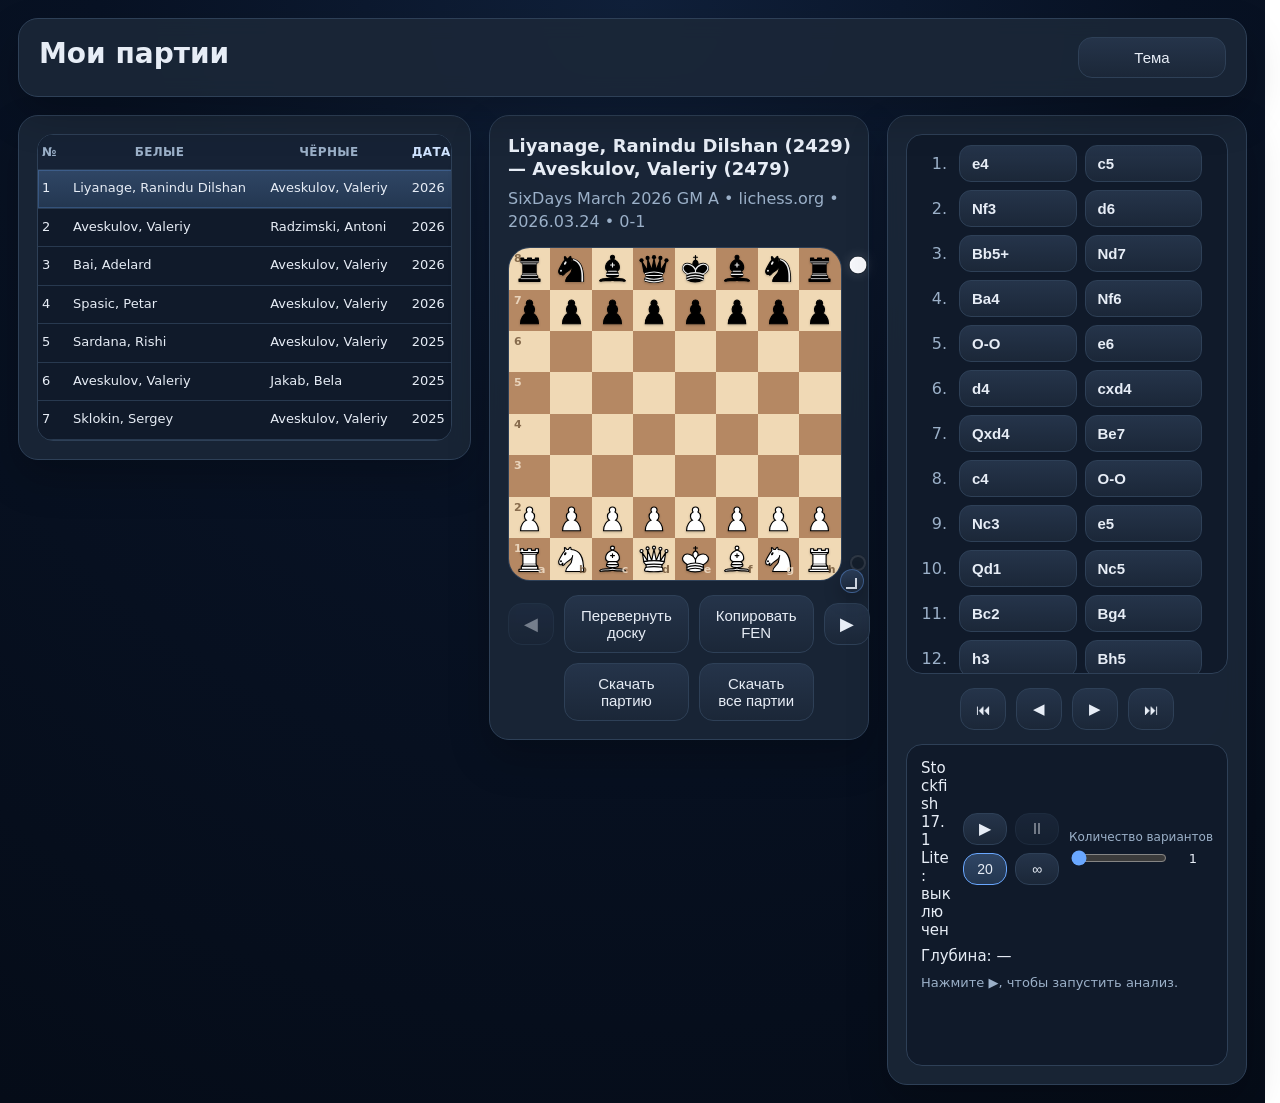
<file: index.html>
<!DOCTYPE html>
<html lang="ru">
<head>
  <meta charset="UTF-8" />
  <meta name="viewport" content="width=device-width, initial-scale=1.0" />
  <title>Гроссмейстер Валерий Авескулов — PGN Viewer</title>
  <script src="vendor/chess/chess-0.10.3.min.js"></script>
  <link rel="stylesheet" href="Styles.css" />
</head>
<body>
  <div class="app">
    <div class="topbar">
      <div>
        <h1>Мои партии</h1>
      </div>
      <div class="theme-switcher">
        <button id="themeToggleBtn" class="theme-toggle-btn" type="button" aria-haspopup="true" aria-expanded="false">Тема</button>
        <div id="themeMenu" class="theme-menu" hidden>
          <button type="button" class="theme-option" data-theme="classic">Тёмная</button>
          <button type="button" class="theme-option" data-theme="blue">Синяя</button>
        </div>
      </div>
    </div>

    <div class="layout">
      <section class="panel">
        <div id="gamesList" class="games-list"></div>
      </section>

      <section class="panel board-col">
        <div class="board-head">
          <div id="boardTitle" class="board-title">Загрузка…</div>
          <div id="boardSubtitle" class="board-subtitle"></div>
        </div>

        <div class="board-shell">
          <div id="board" class="board"></div>
          <span id="whiteTurnDot" class="turn-dot white"></span>
          <span id="blackTurnDot" class="turn-dot black"></span>
          <button id="boardResizeHandle" class="board-resize-handle" type="button" title="Изменить размер доски" aria-label="Изменить размер доски"></button>
        </div>

        <div class="board-footer-actions">
          <button id="downloadGameBtn" type="button">Скачать партию</button>
          <button id="downloadAllGamesBtn" type="button">Скачать все партии</button>
          <button id="prevGameBtn" type="button" title="Предыдущая партия" aria-label="Предыдущая партия">◀</button>
          <button id="flipBtn">Перевернуть доску</button>
          <button id="copyFenBtn">Копировать FEN</button>
          <button id="nextGameBtn" type="button" title="Следующая партия" aria-label="Следующая партия">▶</button>
        </div>
      </section>

      <section class="panel moves-col">
        <div id="movesWrap" class="moves-wrap"></div>
        <div class="moves-controls">
          <div class="moves-nav-group">
            <button id="startBtn" title="В начало партии" aria-label="В начало партии">⏮</button>
            <button id="prevBtn" title="Ход назад" aria-label="Ход назад">◀</button>
            <button id="nextBtn" title="Ход вперёд" aria-label="Ход вперёд">▶</button>
            <button id="endBtn" title="В конец партии" aria-label="В конец партии">⏭</button>
          </div>
          <button id="resetAnalysisBtn" class="analysis-return-btn" title="Вернуться к партии" aria-label="Вернуться к партии">↺</button>
        </div>
        <div class="analysis-box">
          <div class="analysis-head">
            <div id="engineState" class="analysis-line">Stockfish 17.1 Lite</div>
            <div class="analysis-controls">
              <div class="analysis-mode-grid" aria-label="Управление анализом">
                <button id="analysisPlayBtn" class="analysis-icon-btn" type="button" title="Запустить анализ" aria-label="Запустить анализ">▶</button>
                <button id="analysisPauseBtn" class="analysis-icon-btn" type="button" title="Пауза анализа" aria-label="Остановить анализ">⏸</button>
                <button id="analysisDepthBtn" class="analysis-mode-btn" type="button" title="Максимальная глубина 20" aria-label="Максимальная глубина 20">20</button>
                <button id="analysisInfiniteBtn" class="analysis-mode-btn" type="button" title="Бесконечный анализ" aria-label="Бесконечный анализ">∞</button>
              </div>
              <div class="analysis-lines-control">
                <label for="analysisLinesRange" class="analysis-lines-label">Количество вариантов</label>
                <div class="analysis-lines-row">
                  <input id="analysisLinesRange" class="analysis-lines-range" type="range" min="1" max="5" step="1" value="1" aria-label="Количество вариантов" />
                  <span id="analysisLinesValue" class="analysis-lines-value">1</span>
                </div>
              </div>
            </div>
          </div>
          <div id="evalLine" class="analysis-line">Глубина: —</div>
          <div id="pvLine" class="pv-line">—</div>
        </div>
      </section>
    </div>
  </div>
  <script src="StockfishEngine.js"></script>
  <script src="app-pgn.js"></script>
  <script src="app-position.js"></script>
  <script src="app-render.js"></script>
  <script src="App.js"></script>
</body>
</html>
</file>
<file: Styles.css>
:root {
      --bg: #081224;
      --bg2: #0d172b;
      --panel: #1b2738;
      --panel2: #101a2a;
      --border: #2e4057;
      --text: #e7edf6;
      --muted: #9bb0c8;
      --accent: #69a7ff;
      --light: #f0d9b5;
      --dark: #b58863;
      --move: rgba(255, 212, 59, 0.34);
      --select: rgba(95, 171, 255, 0.38);
      --legal: rgba(38, 211, 102, 0.26);
      --body-gradient: radial-gradient(circle at top, #10203a 0%, var(--bg) 42%, #050c18 100%);
      --surface: rgba(27, 39, 56, 0.9);
      --shadow: 0 18px 40px rgba(0,0,0,0.22);
      --button-start: #25344a;
      --button-end: #1b2738;
      --header-bg: #162235;
      --row-hover: rgba(105, 167, 255, 0.08);
      --row-active-start: rgba(49, 72, 104, 0.95);
      --row-active-end: rgba(36, 56, 82, 0.95);
      --variation-border: rgba(105,167,255,.45);
      --variation-bg: rgba(27, 46, 72, 0.42);
      --variation-text: #8fc1ff;
      --variation-text-hover: #bddbff;
    }
    body[data-theme="blue"] {
      --bg: #061726;
      --bg2: #0c2236;
      --panel: #15324b;
      --panel2: #0d263b;
      --border: #2b5d87;
      --text: #eaf7ff;
      --muted: #9fc8e4;
      --accent: #58c2ff;
      --light: #d8eef8;
      --dark: #6da8c4;
      --move: rgba(255, 224, 102, 0.32);
      --select: rgba(88, 194, 255, 0.30);
      --legal: rgba(73, 214, 172, 0.28);
      --body-gradient: radial-gradient(circle at top, #0f4161 0%, #0a2942 34%, #061726 100%);
      --surface: rgba(16, 44, 68, 0.9);
      --shadow: 0 18px 40px rgba(2, 18, 29, 0.34);
      --button-start: #1d4c70;
      --button-end: #13344d;
      --header-bg: #143554;
      --row-hover: rgba(88, 194, 255, 0.10);
      --row-active-start: rgba(33, 84, 122, 0.95);
      --row-active-end: rgba(23, 62, 92, 0.95);
      --variation-border: rgba(88,194,255,.46);
      --variation-bg: rgba(18, 62, 92, 0.46);
      --variation-text: #92ddff;
      --variation-text-hover: #d7f3ff;
    }
    * { box-sizing: border-box; }
    html, body { margin: 0; padding: 0; }
    html {
      scrollbar-gutter: stable;
    }
    body {
      min-height: 100vh;
      overflow-y: scroll;
      font-family: system-ui, -apple-system, "Segoe UI", Roboto, "Helvetica Neue", Arial, sans-serif;
      background: var(--body-gradient);
      color: var(--text);
    }
    .app {
      max-width: 1680px;
      margin: 0 auto;
      padding: 18px;
      display: grid;
      gap: 18px;
    }
    .topbar, .panel {
      background: var(--surface);
      border: 1px solid var(--border);
      border-radius: 20px;
      box-shadow: var(--shadow);
      backdrop-filter: blur(10px);
    }
    .topbar {
      position: relative;
      z-index: 30;
      padding: 18px 20px;
      display: flex;
      align-items: flex-start;
      justify-content: space-between;
      gap: 16px;
    }
    .topbar h1 { margin: 0; font-size: 28px; }
    .topbar p { margin: 4px 0 0; color: var(--muted); }
    .theme-switcher {
      position: relative;
      margin-left: auto;
      flex-shrink: 0;
    }
    .theme-toggle-btn {
      min-width: 148px;
      justify-content: center;
    }
    .theme-menu {
      position: absolute;
      top: calc(100% + 10px);
      right: 0;
      width: 180px;
      padding: 8px;
      display: grid;
      gap: 6px;
      background: var(--surface);
      border: 1px solid var(--border);
      border-radius: 16px;
      box-shadow: var(--shadow);
      backdrop-filter: blur(10px);
      z-index: 200;
    }
    .theme-menu[hidden] {
      display: none;
    }
    .theme-option {
      width: 100%;
      justify-content: flex-start;
    }
    .theme-option.active {
      border-color: var(--accent);
      background: linear-gradient(180deg, var(--row-active-start), var(--row-active-end));
    }
    .toolbar { display: none; }
    button, .action-link {
      border: 1px solid var(--border);
      background: linear-gradient(180deg, var(--button-start), var(--button-end));
      color: var(--text);
      border-radius: 14px;
      padding: 11px 16px;
      font-size: 15px;
      cursor: pointer;
      text-decoration: none;
      display: inline-flex;
      align-items: center;
      gap: 8px;
      transition: .18s ease;
    }
    button:hover, .action-link:hover { border-color: var(--accent); transform: translateY(-1px); }
    button:disabled { opacity: .45; cursor: not-allowed; transform: none; }
    .layout {
      display: grid;
      grid-template-columns: minmax(520px, 1.35fr) minmax(420px, 760px) 420px;
      gap: 18px;
      align-items: start;
    }
    .panel { padding: 18px; min-width: 0; }
    .panel h2 { margin: 0 0 14px; font-size: 18px; }
    .games-list {
      max-height: calc(100vh - 180px);
      overflow: auto;
      border: 1px solid var(--border);
      border-radius: 16px;
      background: var(--panel2);
    }
    .games-table {
      width: max-content;
      min-width: 100%;
      border-collapse: collapse;
      font-size: 13px;
    }
    .games-table th,
    .games-table td {
      padding: 10px 12px;
      border-bottom: 1px solid rgba(46, 64, 87, 0.82);
      vertical-align: top;
      white-space: nowrap;
    }
    .games-table th {
      position: sticky;
      top: 0;
      z-index: 1;
      background: var(--header-bg);
      color: var(--muted);
      font-size: 12px;
      text-transform: uppercase;
      letter-spacing: .03em;
    }
    .games-table tbody tr {
      cursor: pointer;
      transition: background .18s ease;
    }
    .games-table tbody tr:hover {
      background: var(--row-hover);
    }
    .games-table tbody tr.active {
      background: linear-gradient(180deg, var(--row-active-start), var(--row-active-end));
      box-shadow: inset 0 0 0 1px rgba(105,167,255,.24);
    }
    .games-table td.numeric {
      text-align: right;
      font-variant-numeric: tabular-nums;
    }
    .games-table th:first-child,
    .games-table td.index-cell {
      width: 30px;
      min-width: 30px;
      padding-left: 4px;
      padding-right: 1px;
      text-align: left;
    }
    .games-table th:nth-child(2),
    .games-table td:nth-child(2) {
      padding-left: 5px;
    }
    .games-table td.event-cell {
      white-space: normal;
      min-width: 240px;
      line-height: 1.35;
    }
    .games-table th:nth-child(4),
    .games-table td:nth-child(4) {
      padding-right: 3px;
    }
    .games-table th:nth-child(5),
    .games-table td:nth-child(5) {
      padding-left: 3px;
    }
    .table-sort-btn {
      appearance: none;
      -webkit-appearance: none;
      background: none;
      border: none;
      border-radius: 0;
      box-shadow: none;
      color: inherit;
      padding: 0;
      min-width: 0;
      font: inherit;
      letter-spacing: inherit;
      text-transform: inherit;
      cursor: pointer;
      transform: none;
    }
    .table-sort-btn:hover {
      color: var(--text);
      background: none;
      border: none;
      transform: none;
    }
    .table-sort-btn.active {
      color: #cfe3ff;
      font-weight: 700;
    }
    .subline, .meta-line, .small-note { color: var(--muted); font-size: 13px; }
    .subline { margin-top: 5px; }
    .board-col { display: grid; gap: 14px; }
    .board-shell {
      position: relative;
      width: min(100%, 700px, calc(100vh - 340px));
      max-width: 100%;
      margin: 0 auto;
      padding-right: 28px;
    }
    .board-head {
      display: grid;
      gap: 6px;
      min-height: 72px;
      align-content: start;
    }
    .board-title {
      font-size: 18px;
      font-weight: 700;
      line-height: 1.3;
      overflow-wrap: anywhere;
    }
    .board-subtitle { color: var(--muted); line-height: 1.45; }
    .board {
      width: 100%;
      max-width: 100%;
      aspect-ratio: 1 / 1;
      display: grid;
      grid-template-columns: repeat(8, 1fr);
      grid-template-rows: repeat(8, 1fr);
      border-radius: 22px;
      overflow: hidden;
      border: 1px solid var(--border);
      background: #20324c;
      touch-action: none;
      user-select: none;
      margin: 0 auto;
      align-self: start;
    }
    .board-resize-handle {
      position: absolute;
      right: 6px;
      bottom: -12px;
      width: 24px;
      height: 24px;
      min-width: 24px;
      padding: 0;
      border-radius: 999px;
      border: 1px solid rgba(105,167,255,.38);
      background: linear-gradient(180deg, #2a3c56, #1b2738);
      box-shadow: 0 8px 18px rgba(0,0,0,.24);
      cursor: nwse-resize;
      z-index: 3;
    }
    .board-resize-handle::before {
      content: "";
      width: 9px;
      height: 9px;
      border-right: 2px solid rgba(231,237,246,.88);
      border-bottom: 2px solid rgba(231,237,246,.88);
      transform: rotate(0deg);
      display: block;
      margin: 5px 0 0 5px;
    }
    .board-shell.resizing .board-resize-handle {
      border-color: var(--accent);
      box-shadow: 0 0 0 4px rgba(105,167,255,.14), 0 8px 18px rgba(0,0,0,.24);
    }
    .square {
      position: relative;
      display: flex;
      align-items: center;
      justify-content: center;
    }
    .square.light { background: var(--light); }
    .square.dark { background: var(--dark); }
    .square.last::before,
    .square.selected::before,
    .square.legal::after {
      content: "";
      position: absolute;
      inset: 0;
      pointer-events: none;
    }
    .square.last::before { background: var(--move); }
    .square.selected::before { background: var(--select); }
    .square.legal::after {
      inset: 28%;
      border-radius: 999px;
      background: var(--legal);
      box-shadow: inset 0 0 0 2px rgba(20,100,49,.18);
    }
    .coord {
      position: absolute;
      font-size: 11px;
      font-weight: 700;
      opacity: .85;
      pointer-events: none;
    }
    .coord.file { right: 5px; bottom: 4px; }
    .coord.rank { left: 5px; top: 4px; }
    .square.light .coord { color: rgba(105, 77, 48, 0.92); }
    .square.dark .coord { color: rgba(246, 230, 209, 0.95); }
    .piece {
      width: 84%;
      height: 84%;
      object-fit: contain;
      pointer-events: none;
      -webkit-user-drag: none;
      filter: drop-shadow(0 1px 1px rgba(0,0,0,.22));
    }
    .board-actions, .nav-actions {
      display: flex;
      gap: 10px;
      flex-wrap: wrap;
    }
    .status-grid {
      display: grid;
      grid-template-columns: repeat(2, minmax(0, 1fr));
      gap: 10px;
    }
    .status-card {
      background: var(--panel2);
      border: 1px solid var(--border);
      border-radius: 14px;
      padding: 10px 12px;
    }
    .status-card .label { color: var(--muted); font-size: 12px; margin-bottom: 4px; }
    .status-card .value { font-size: 14px; word-break: break-word; }
    .moves-col {
      display: grid;
      gap: 14px;
      align-content: start;
      min-width: 0;
    }
    .analysis-box {
      background: var(--panel2);
      border: 1px solid var(--border);
      border-radius: 16px;
      padding: 14px;
      display: grid;
      gap: 8px;
      align-content: start;
      min-width: 0;
    }
    .analysis-head {
      display: flex;
      align-items: center;
      justify-content: space-between;
      gap: 12px;
      flex-wrap: nowrap;
      min-width: 0;
    }
    .analysis-head > * {
      min-width: 0;
    }
    .analysis-line {
      font-size: 15px;
      min-width: 0;
      overflow-wrap: anywhere;
    }
    .analysis-controls {
      display: inline-flex;
      gap: 10px;
      align-items: center;
      flex-wrap: nowrap;
      justify-content: flex-end;
      flex: 0 0 auto;
      min-width: 0;
    }
    .analysis-mode-grid {
      display: grid;
      grid-template-columns: repeat(2, minmax(44px, auto));
      gap: 8px;
      align-items: center;
    }
    .analysis-lines-control {
      display: grid;
      gap: 4px;
      min-width: 140px;
    }
    .analysis-lines-label {
      color: var(--muted);
      font-size: 12px;
      line-height: 1.2;
    }
    .analysis-lines-row {
      display: grid;
      grid-template-columns: 96px auto;
      gap: 8px;
      align-items: center;
    }
    .analysis-mode-btn,
    .analysis-icon-btn {
      min-width: 44px;
      padding: 8px 10px;
      justify-content: center;
      font-size: 14px;
      line-height: 1;
    }
    .analysis-icon-btn {
      font-size: 16px;
      padding-top: 7px;
      padding-bottom: 7px;
    }
    .analysis-lines-range {
      width: 100%;
      accent-color: var(--accent);
    }
    .analysis-lines-value {
      min-width: 22px;
      text-align: center;
      font-size: 13px;
      color: var(--text);
    }
    .analysis-mode-btn.active {
      border-color: var(--accent);
      background: linear-gradient(180deg, var(--row-active-start), var(--row-active-end));
    }
    .pv-line {
      color: var(--muted);
      line-height: 1.5;
      font-size: 13px;
      min-height: calc(1.5em * 4);
      max-height: calc(1.5em * 4);
      overflow: auto;
      white-space: pre-line;
      scrollbar-gutter: stable;
      overflow-wrap: anywhere;
    }
    .moves-wrap {
      background: var(--panel2);
      border: 1px solid var(--border);
      border-radius: 16px;
      padding: 10px;
      max-height: calc(100vh - 360px);
      overflow: auto;
      scrollbar-gutter: stable;
      min-width: 0;
    }
    .move-row {
      display: grid;
      grid-template-columns: 34px 1fr 1fr;
      gap: 8px;
      margin-bottom: 8px;
      align-items: center;
    }
    .move-no { color: var(--muted); text-align: right; padding-right: 4px; }
    .move-btn {
      width: 100%;
      justify-content: flex-start;
      padding: 9px 12px;
      border-radius: 12px;
      font-weight: 600;
    }
    .move-btn.current {
      border-color: var(--accent);
      background: linear-gradient(180deg, #314868, #243852);
    }
    .variation-block {
      margin: -2px 0 10px 42px;
      padding: 10px 12px;
      border-left: 3px solid var(--variation-border);
      background: var(--variation-bg);
      border-radius: 10px;
      line-height: 1.9;
      font-size: 0;
    }
    .variation-group {
      display: inline;
      white-space: normal;
    }
    .variation-paren,
    .variation-prefix {
      color: var(--muted);
      font-size: 13px;
      font-weight: 700;
      margin-right: 6px;
    }
    .variation-paren {
      margin-right: 4px;
    }
    .variation-btn {
      appearance: none;
      -webkit-appearance: none;
      background: none;
      border: none;
      border-radius: 0;
      box-shadow: none;
      display: inline;
      padding: 0;
      min-width: 0;
      margin: 0 6px 0 0;
      vertical-align: baseline;
      font-size: 14px;
      font-weight: 600;
      color: var(--variation-text);
      cursor: pointer;
      transform: none;
      text-decoration: none;
    }
    .variation-btn:hover {
      color: var(--variation-text-hover);
      transform: none;
      border: none;
      background: none;
    }
    .variation-btn.current {
      color: #ffffff;
      text-decoration: underline;
      text-underline-offset: 2px;
    }

    .turn-dot {
      position: absolute;
      right: 4px;
      width: 16px;
      height: 16px;
      border-radius: 999px;
      border: 2px solid rgba(255,255,255,.28);
      box-shadow: 0 0 0 1px rgba(0,0,0,.18);
      opacity: .38;
      transition: .18s ease;
      z-index: 2;
      pointer-events: none;
    }
    .turn-dot.white { top: 10px; background: #f6f7fb; }
    .turn-dot.black { bottom: 10px; background: #11161f; }
    .turn-dot.active {
      opacity: 1;
      box-shadow: 0 0 0 1px rgba(0,0,0,.22), 0 0 12px rgba(255,255,255,.18);
      transform: scale(1.06);
    }
    .board-footer-actions {
      display: grid;
      grid-template-columns: auto auto auto auto;
      grid-template-areas:
        "prev flip fen next"
        ". download-game download-all .";
      gap: 10px;
      justify-content: center;
      align-items: center;
    }
    .board-footer-actions #prevGameBtn { grid-area: prev; }
    .board-footer-actions #flipBtn { grid-area: flip; }
    .board-footer-actions #copyFenBtn { grid-area: fen; }
    .board-footer-actions #downloadGameBtn { grid-area: download-game; }
    .board-footer-actions #downloadAllGamesBtn { grid-area: download-all; }
    .board-footer-actions #nextGameBtn { grid-area: next; }
    .board-footer-actions #prevGameBtn,
    .board-footer-actions #nextGameBtn {
      min-width: 46px;
      padding-left: 12px;
      padding-right: 12px;
      justify-content: center;
      font-size: 18px;
      line-height: 1;
    }
    .moves-controls {
      display: grid;
      grid-template-columns: 1fr auto 1fr;
      gap: 10px;
      align-items: center;
    }
    .moves-controls button {
      min-width: 46px;
      justify-content: center;
      padding: 11px 12px;
    }
    .moves-nav-group {
      grid-column: 2;
      display: flex;
      gap: 10px;
      justify-content: center;
    }
    .analysis-return-btn {
      grid-column: 3;
      justify-self: end;
      display: none;
      animation: pulseGlow 1.5s ease-in-out infinite;
    }
    .analysis-return-btn.visible { display: inline-flex; }
    @keyframes pulseGlow {
      0%, 100% { box-shadow: 0 0 0 rgba(105,167,255,0); }
      50% { box-shadow: 0 0 0 4px rgba(105,167,255,.14); }
    }
    .footer-note { color: var(--muted); font-size: 13px; line-height: 1.45; }
    .notice {
      color: var(--muted);
      background: var(--panel2);
      border: 1px dashed var(--border);
      border-radius: 14px;
      padding: 12px 14px;
      line-height: 1.45;
      font-size: 13px;
    }
    @media (max-width: 1420px) {
      .layout { grid-template-columns: minmax(440px, 1.2fr) minmax(380px, 1fr) 360px; }
    }
    @media (max-width: 1180px) {
      .layout { grid-template-columns: 1fr; }
      .games-list, .moves-wrap { max-height: none; }
    }
    @media (max-width: 640px) {
      .topbar {
        flex-direction: column;
        align-items: stretch;
      }
      .theme-switcher {
        margin-left: 0;
      }
      .theme-toggle-btn {
        width: 100%;
      }
      .theme-menu {
        left: 0;
        right: auto;
        width: 100%;
      }
      .board-footer-actions {
        grid-template-columns: repeat(2, minmax(0, 1fr));
        grid-template-areas:
          "prev next"
          "flip fen"
          "download-game download-all";
      }
    }
</file>
